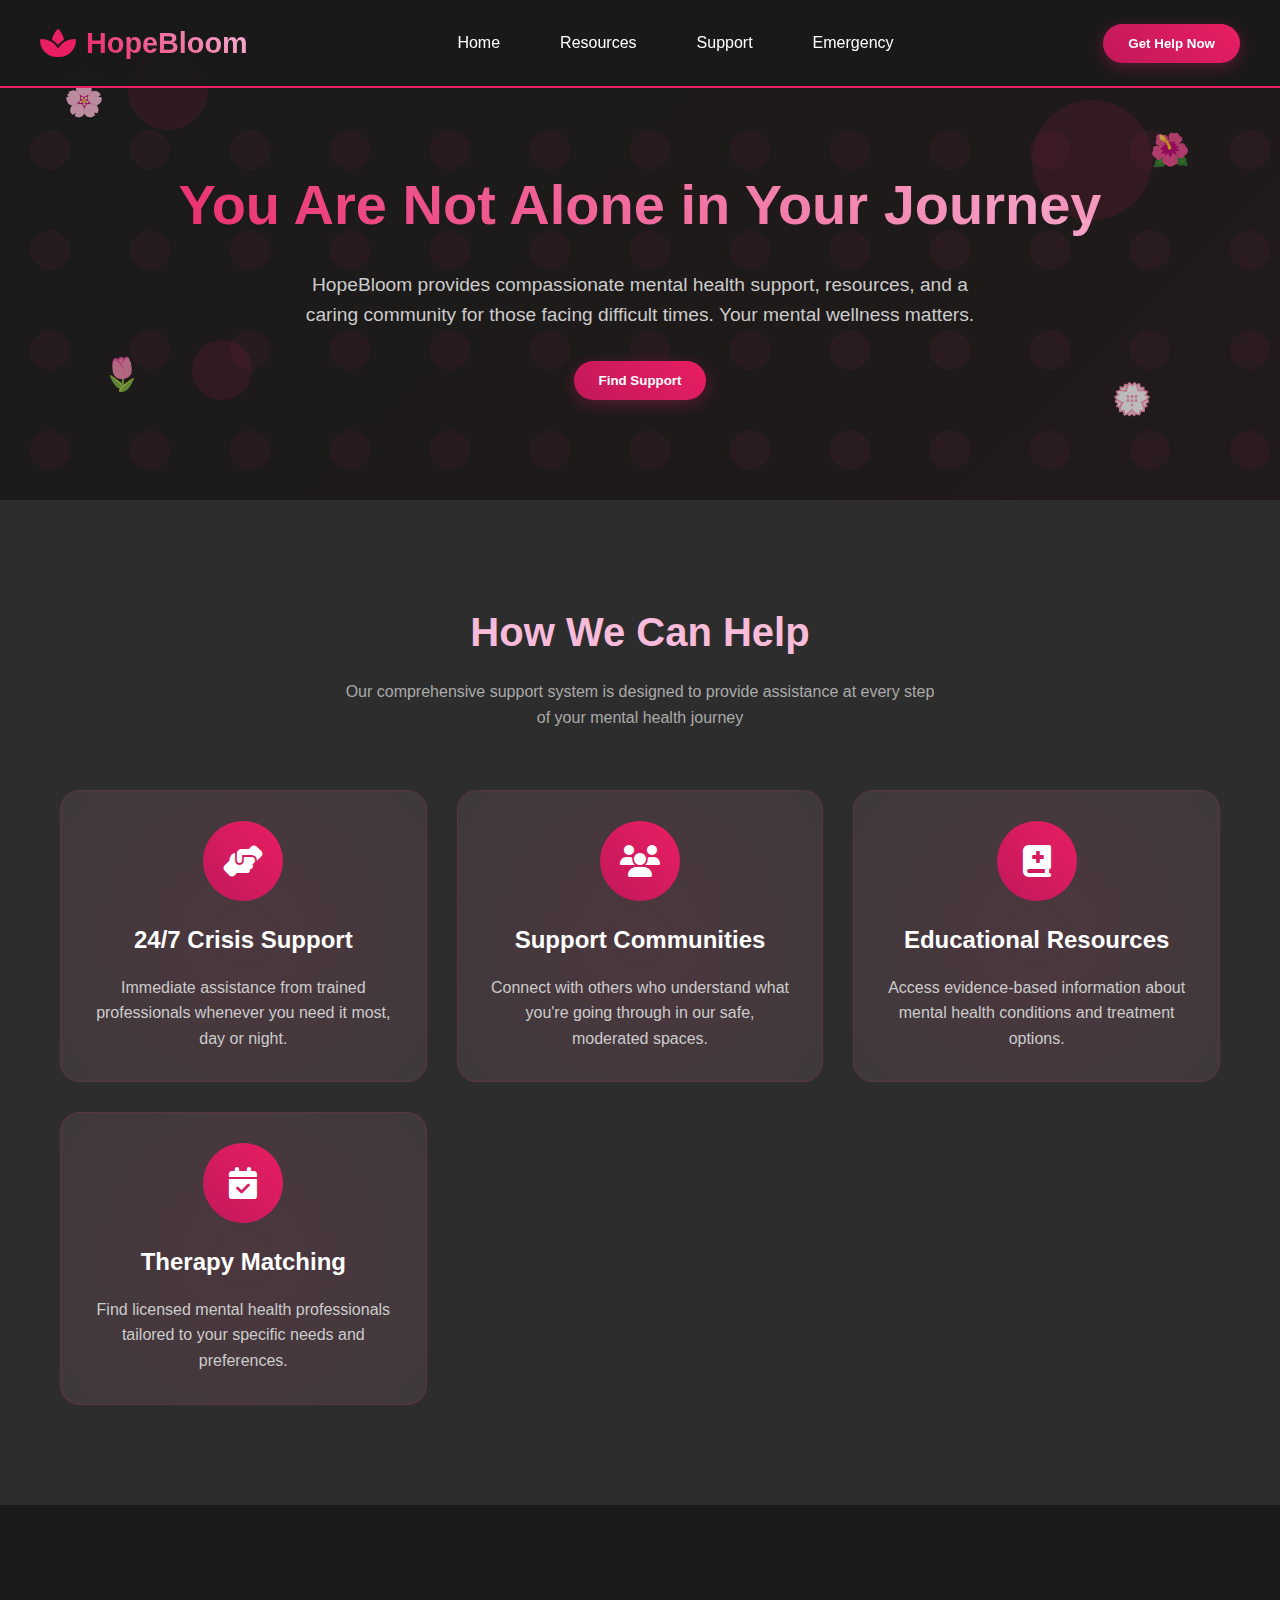
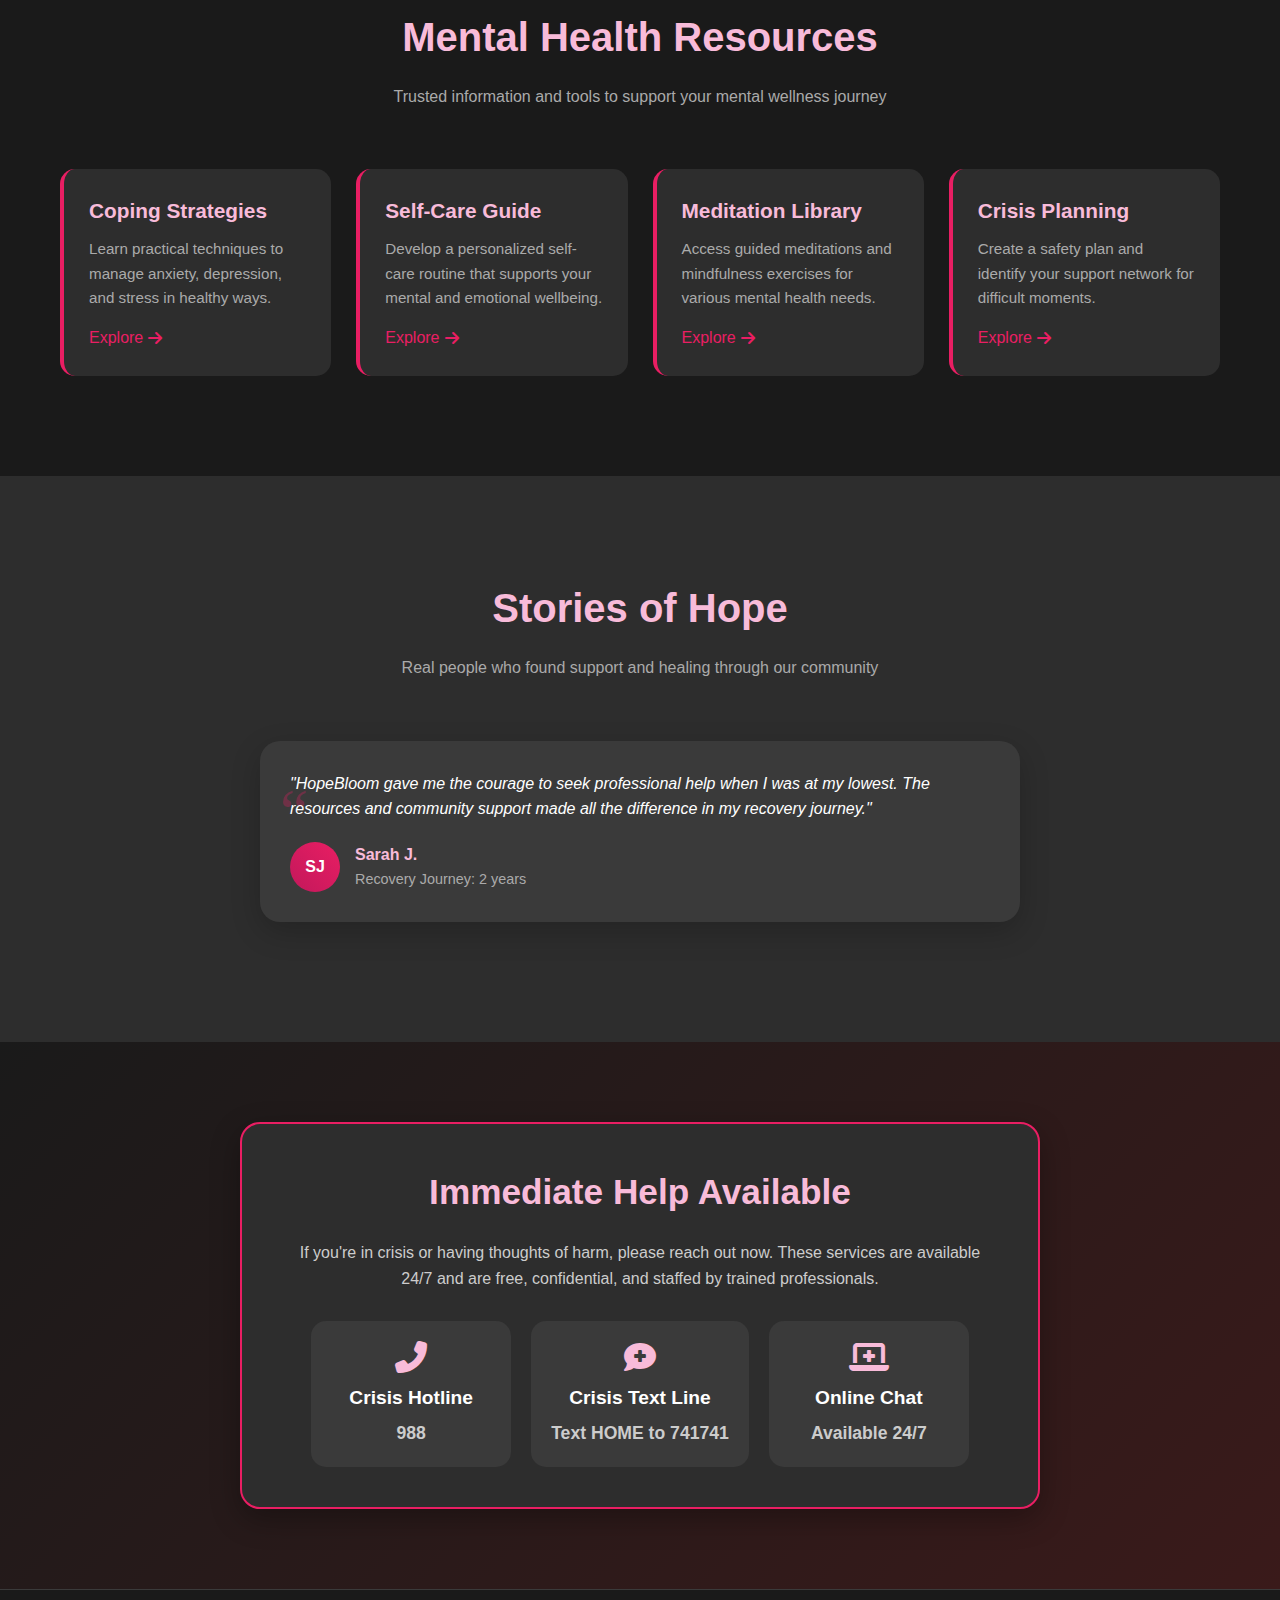
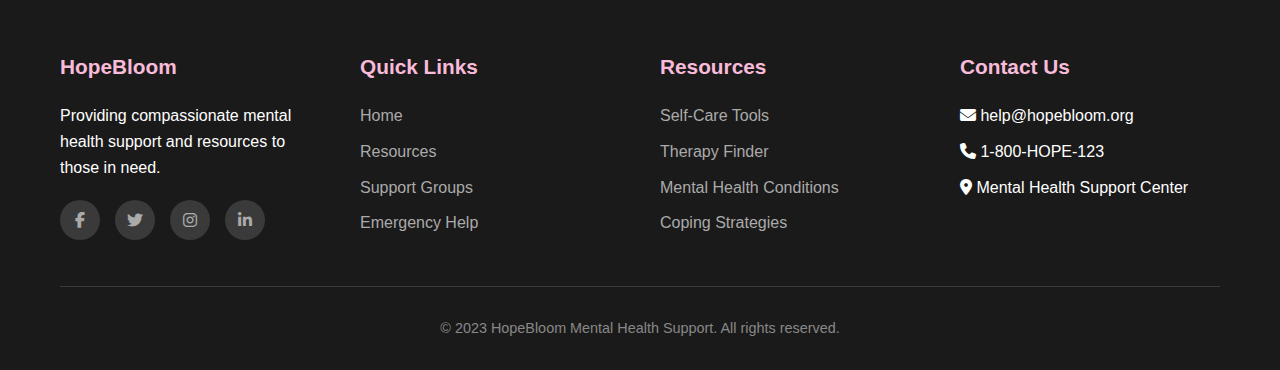
<file: html/index.html>
<!DOCTYPE html>
<html lang="en">
<head>
    <meta charset="UTF-8">
    <meta name="viewport" content="width=device-width, initial-scale=1.0">
    <title>HopeBloom - Mental Health Support</title>
    <link rel="stylesheet" href="https://cdnjs.cloudflare.com/ajax/libs/font-awesome/6.4.0/css/all.min.css">
    <link rel="stylesheet" href="../css/program.css">
</head>
<body>

    <header>
        <div class="container header-container">
            <div class="logo">
                <i class="fas fa-spa"></i>
                <h1>HopeBloom</h1>
            </div>
            <nav>
                <ul>
                    <li><a href="#home">Home</a></li>
                    <li><a href="#resources">Resources</a></li>
                    <li><a href="#support">Support</a></li>
                    <li><a href="#emergency">Emergency</a></li>
                </ul>
            </nav>
            <button class="cta-button">Get Help Now</button>
        </div>
    </header>


    <section class="hero" id="home">
        <div class="container">
            <div class="bubble"></div>
            <div class="bubble"></div>
            <div class="bubble"></div>
            
            <div class="flower flower-1">🌸</div>
            <div class="flower flower-2">🌺</div>
            <div class="flower flower-3">🌷</div>
            <div class="flower flower-4">💮</div>
            
            <h2>You Are Not Alone in Your Journey</h2>
            <p>HopeBloom provides compassionate mental health support, resources, and a caring community for those facing difficult times. Your mental wellness matters.</p>
            <button class="cta-button">Find Support</button>
        </div>
    </section>


    <section class="features" id="support">
        <div class="container">
            <div class="section-title">
                <h2>How We Can Help</h2>
                <p>Our comprehensive support system is designed to provide assistance at every step of your mental health journey</p>
            </div>
            <div class="features-grid">
                <div class="feature-card">
                    <div class="feature-icon">
                        <i class="fas fa-hands-helping"></i>
                    </div>
                    <h3>24/7 Crisis Support</h3>
                    <p>Immediate assistance from trained professionals whenever you need it most, day or night.</p>
                </div>
                <div class="feature-card">
                    <div class="feature-icon">
                        <i class="fas fa-users"></i>
                    </div>
                    <h3>Support Communities</h3>
                    <p>Connect with others who understand what you're going through in our safe, moderated spaces.</p>
                </div>
                <div class="feature-card">
                    <div class="feature-icon">
                        <i class="fas fa-book-medical"></i>
                    </div>
                    <h3>Educational Resources</h3>
                    <p>Access evidence-based information about mental health conditions and treatment options.</p>
                </div>
                <div class="feature-card">
                    <div class="feature-icon">
                        <i class="fas fa-calendar-check"></i>
                    </div>
                    <h3>Therapy Matching</h3>
                    <p>Find licensed mental health professionals tailored to your specific needs and preferences.</p>
                </div>
            </div>
        </div>
    </section>


    <section class="resources" id="resources">
        <div class="container">
            <div class="section-title">
                <h2>Mental Health Resources</h2>
                <p>Trusted information and tools to support your mental wellness journey</p>
            </div>
            <div class="resources-grid">
                <div class="resource-card">
                    <h3>Coping Strategies</h3>
                    <p>Learn practical techniques to manage anxiety, depression, and stress in healthy ways.</p>
                    <a href="#" class="resource-link">Explore <i class="fas fa-arrow-right"></i></a>
                </div>
                <div class="resource-card">
                    <h3>Self-Care Guide</h3>
                    <p>Develop a personalized self-care routine that supports your mental and emotional wellbeing.</p>
                    <a href="#" class="resource-link">Explore <i class="fas fa-arrow-right"></i></a>
                </div>
                <div class="resource-card">
                    <h3>Meditation Library</h3>
                    <p>Access guided meditations and mindfulness exercises for various mental health needs.</p>
                    <a href="#" class="resource-link">Explore <i class="fas fa-arrow-right"></i></a>
                </div>
                <div class="resource-card">
                    <h3>Crisis Planning</h3>
                    <p>Create a safety plan and identify your support network for difficult moments.</p>
                    <a href="#" class="resource-link">Explore <i class="fas fa-arrow-right"></i></a>
                </div>
            </div>
        </div>
    </section>


    <section class="testimonials">
        <div class="container">
            <div class="section-title">
                <h2>Stories of Hope</h2>
                <p>Real people who found support and healing through our community</p>
            </div>
            <div class="testimonial-container">
                <div class="testimonial-card">
                    <p class="testimonial-text">"HopeBloom gave me the courage to seek professional help when I was at my lowest. The resources and community support made all the difference in my recovery journey."</p>
                    <div class="testimonial-author">
                        <div class="author-avatar">SJ</div>
                        <div class="author-info">
                            <h4>Sarah J.</h4>
                            <p>Recovery Journey: 2 years</p>
                        </div>
                    </div>
                </div>
            </div>
        </div>
    </section>

    <section class="emergency" id="emergency">
        <div class="container">
            <div class="emergency-box">
                <h2>Immediate Help Available</h2>
                <p>If you're in crisis or having thoughts of harm, please reach out now. These services are available 24/7 and are free, confidential, and staffed by trained professionals.</p>
                <div class="emergency-contacts">
                    <div class="contact-item">
                        <i class="fas fa-phone-alt"></i>
                        <h3>Crisis Hotline</h3>
                        <p>988</p>
                    </div>
                    <div class="contact-item">
                        <i class="fas fa-comment-medical"></i>
                        <h3>Crisis Text Line</h3>
                        <p>Text HOME to 741741</p>
                    </div>
                    <div class="contact-item">
                        <i class="fas fa-laptop-medical"></i>
                        <h3>Online Chat</h3>
                        <p>Available 24/7</p>
                    </div>
                </div>
            </div>
        </div>
    </section>


    <footer>
        <div class="container">
            <div class="footer-content">
                <div class="footer-column">
                    <h3>HopeBloom</h3>
                    <p>Providing compassionate mental health support and resources to those in need.</p>
                    <div class="social-links">
                        <a href="#"><i class="fab fa-facebook-f"></i></a>
                        <a href="#"><i class="fab fa-twitter"></i></a>
                        <a href="#"><i class="fab fa-instagram"></i></a>
                        <a href="#"><i class="fab fa-linkedin-in"></i></a>
                    </div>
                </div>
                <div class="footer-column">
                    <h3>Quick Links</h3>
                    <ul>
                        <li><a href="#home">Home</a></li>
                        <li><a href="#resources">Resources</a></li>
                        <li><a href="#support">Support Groups</a></li>
                        <li><a href="#emergency">Emergency Help</a></li>
                    </ul>
                </div>
                <div class="footer-column">
                    <h3>Resources</h3>
                    <ul>
                        <li><a href="#">Self-Care Tools</a></li>
                        <li><a href="#">Therapy Finder</a></li>
                        <li><a href="#">Mental Health Conditions</a></li>
                        <li><a href="#">Coping Strategies</a></li>
                    </ul>
                </div>
                <div class="footer-column">
                    <h3>Contact Us</h3>
                    <ul>
                        <li><i class="fas fa-envelope"></i> help@hopebloom.org</li>
                        <li><i class="fas fa-phone"></i> 1-800-HOPE-123</li>
                        <li><i class="fas fa-map-marker-alt"></i> Mental Health Support Center</li>
                    </ul>
                </div>
            </div>
            <div class="copyright">
                <p>&copy; 2023 HopeBloom Mental Health Support. All rights reserved.</p>
            </div>
        </div>
    </footer>

    <script src="../js/program.js"></script>
</body>
</html>
</file>
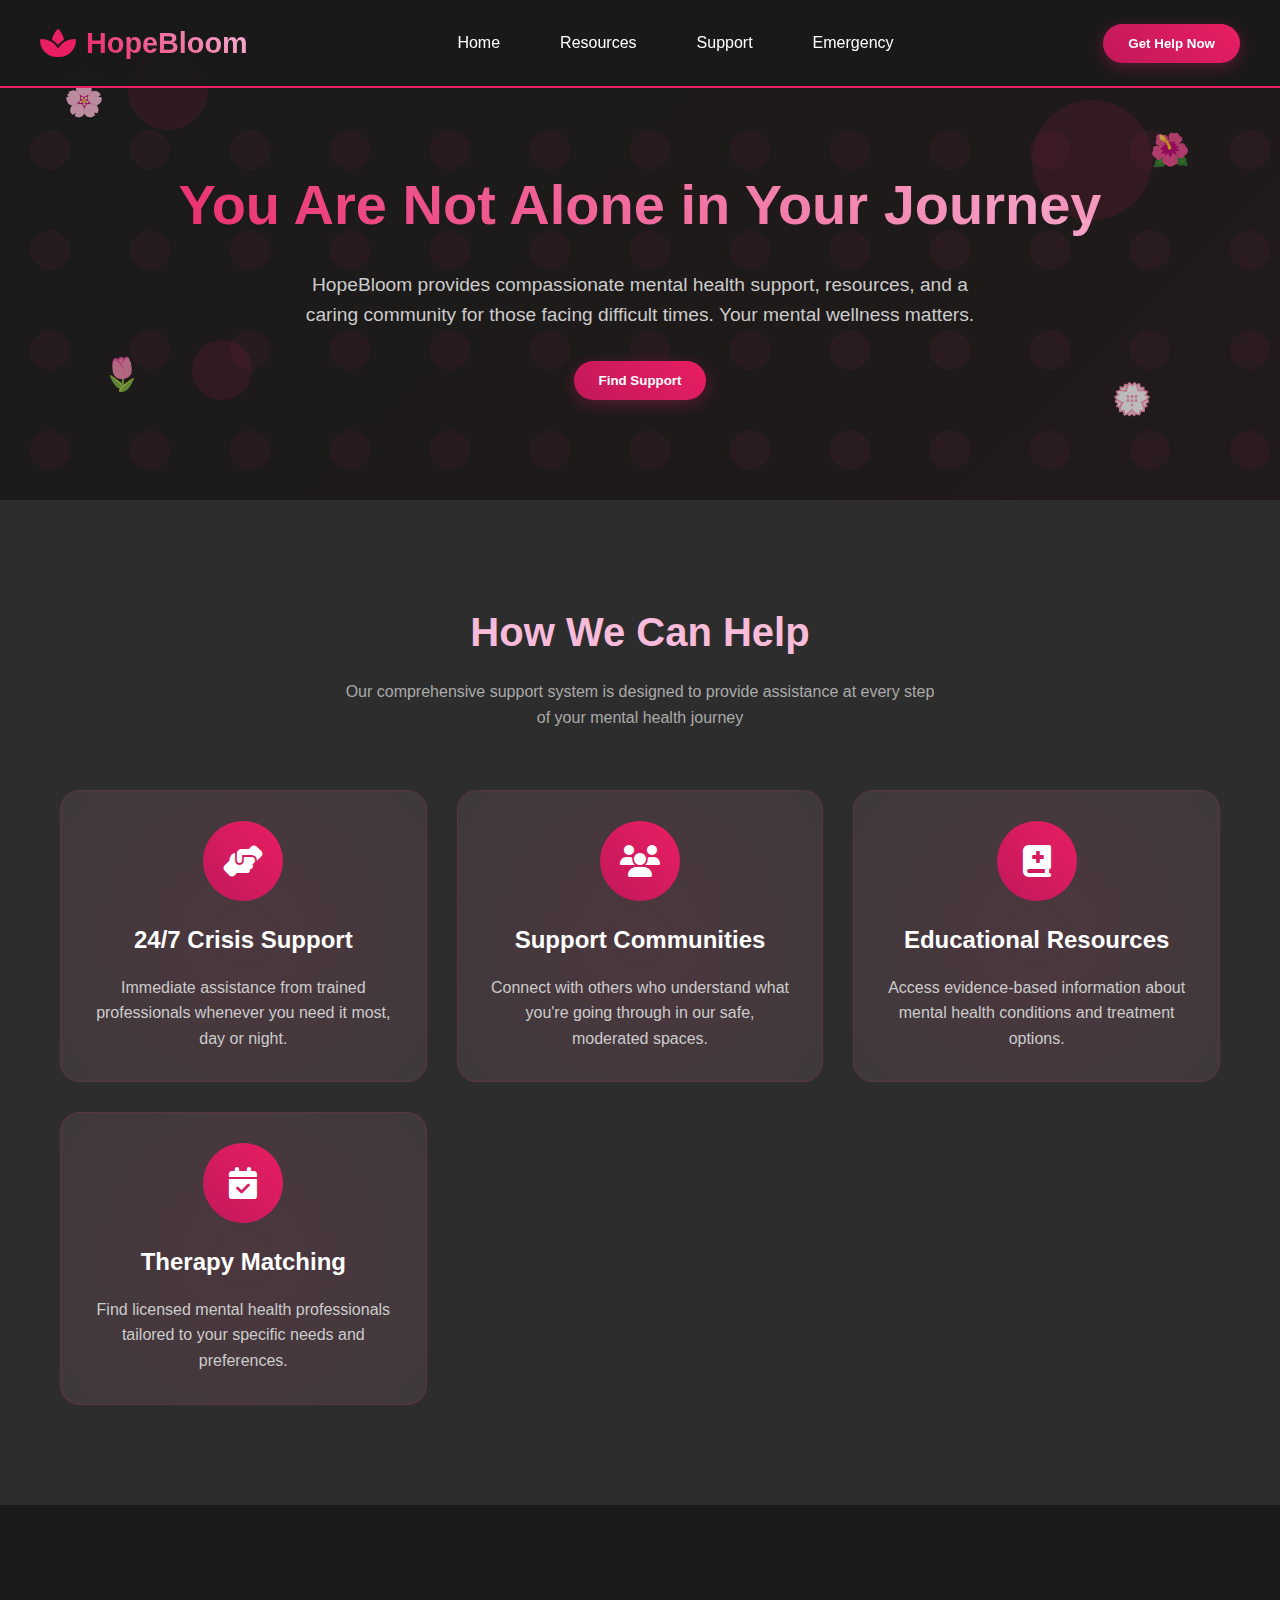
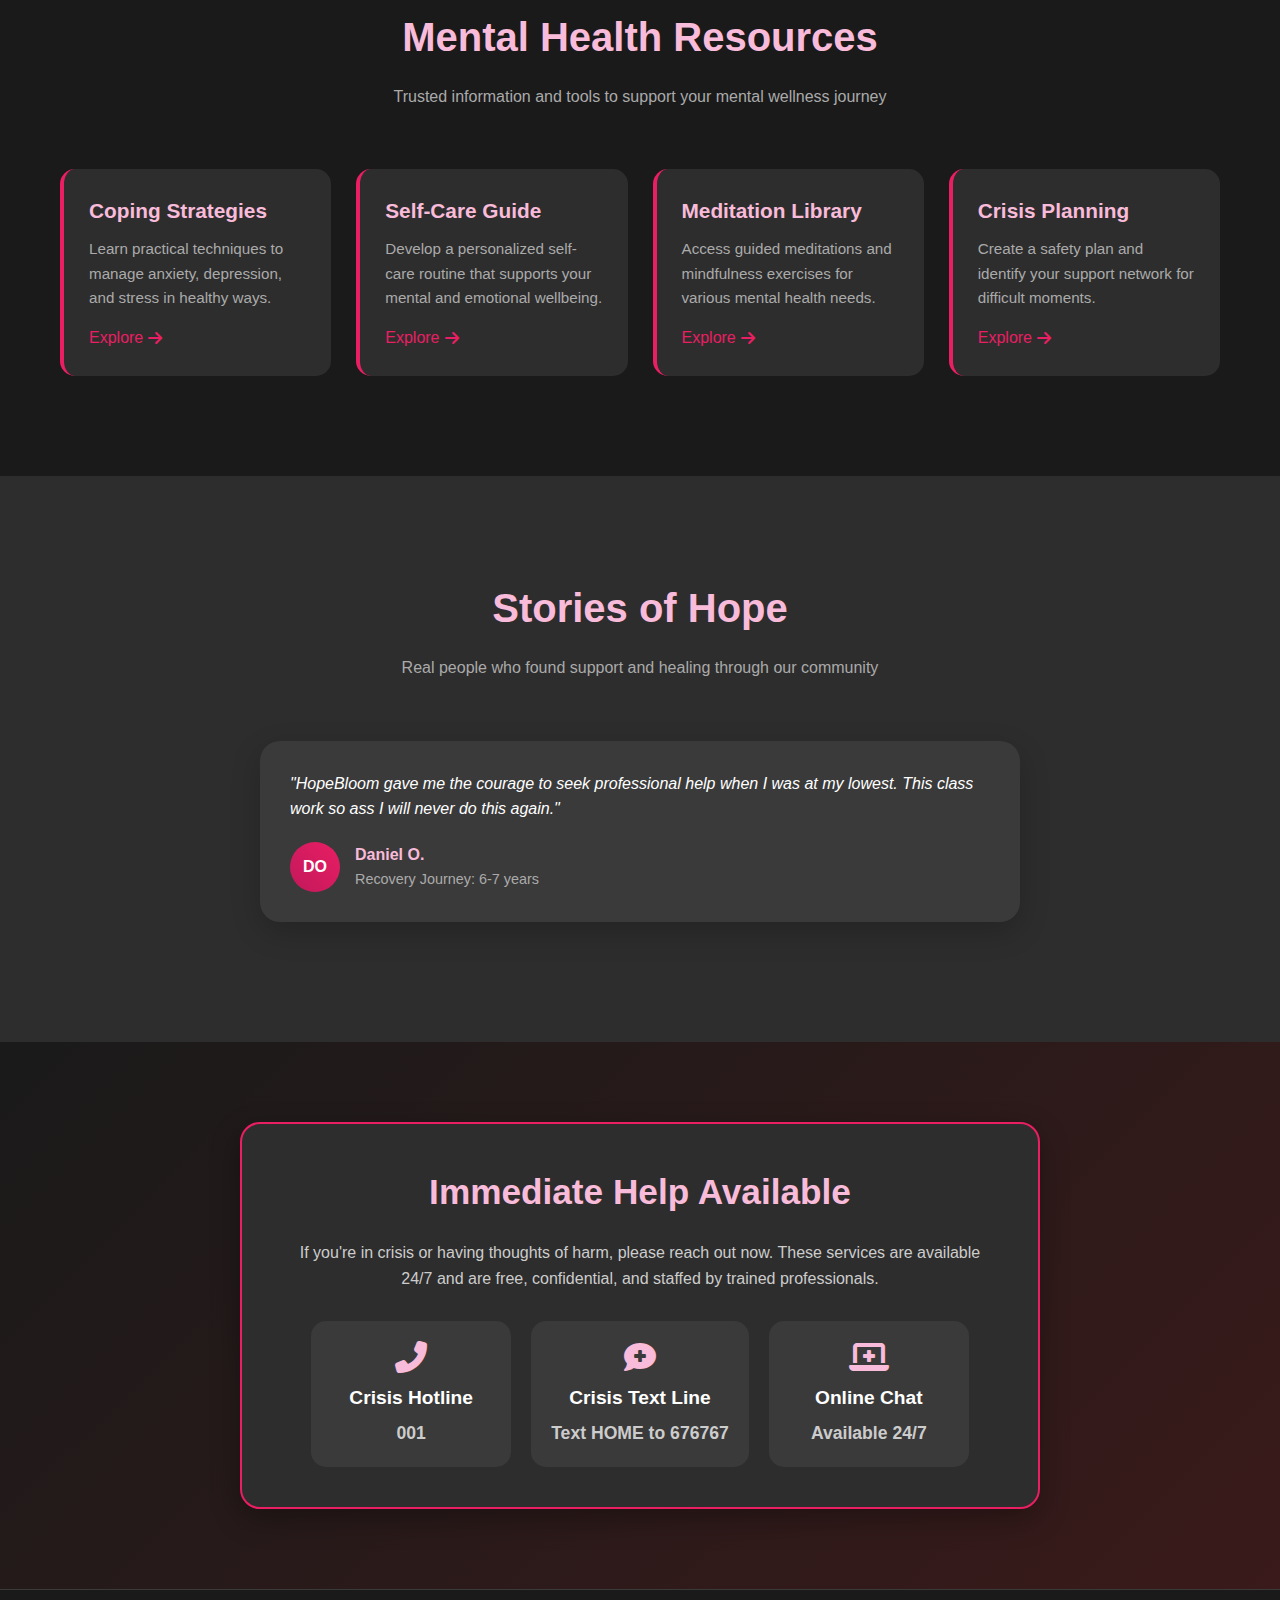
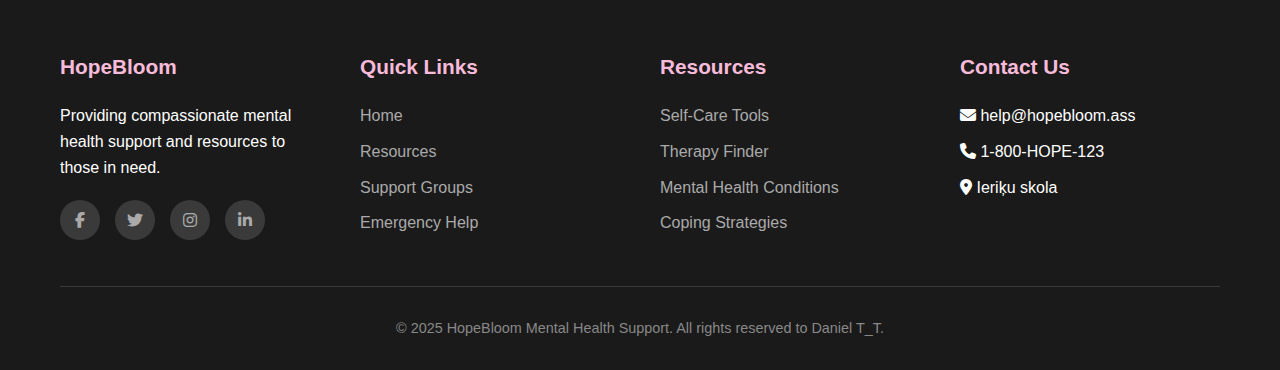
<file: viktorijasprograma.html>
<!DOCTYPE html>
<html lang="en">
<head>
    <meta charset="UTF-8">
    <meta name="viewport" content="width=device-width, initial-scale=1.0">
    <title>HopeBloom - Viktorijas programa</title>
    <link rel="stylesheet" href="https://cdnjs.cloudflare.com/ajax/libs/font-awesome/6.4.0/css/all.min.css">
    <style>
        * {
            margin: 0;
            padding: 0;
            box-sizing: border-box;
            font-family: 'Segoe UI', Tahoma, Geneva, Verdana, sans-serif;
        }

        :root {
            --gray-dark: #1a1a1a;
            --gray-medium: #2d2d2d;
            --gray-light: #3a3a3a;
            --pink-dark: #c2185b;
            --pink-medium: #e91e63;
            --pink-light: #f8bbd9;
            --white: #ffffff;
        }

        body {
            background: linear-gradient(135deg, var(--gray-dark) 0%, #2d1a1a 100%);
            color: var(--white);
            line-height: 1.6;
            overflow-x: hidden;
        }

        .container {
            width: 100%;
            max-width: 1200px;
            margin: 0 auto;
            padding: 0 20px;
        }

 
        header {
            background: rgba(26, 26, 26, 0.9);
            backdrop-filter: blur(10px);
            position: fixed;
            width: 100%;
            z-index: 1000;
            border-bottom: 2px solid var(--pink-medium);
        }

        .header-container {
            display: flex;
            justify-content: space-between;
            align-items: center;
            padding: 20px 0;
        }

        .logo {
            display: flex;
            align-items: center;
            gap: 10px;
        }

        .logo i {
            font-size: 2rem;
            color: var(--pink-medium);
        }

        .logo h1 {
            font-size: 1.8rem;
            font-weight: 700;
            background: linear-gradient(45deg, var(--pink-medium), var(--pink-light));
            -webkit-background-clip: text;
            -webkit-text-fill-color: transparent;
            background-clip: text;
        }

        nav ul {
            display: flex;
            list-style: none;
            gap: 30px;
        }

        nav a {
            color: var(--white);
            text-decoration: none;
            font-weight: 500;
            transition: all 0.3s ease;
            padding: 8px 15px;
            border-radius: 30px;
        }

        nav a:hover {
            background: var(--pink-medium);
            transform: translateY(-3px);
        }

        .cta-button {
            background: linear-gradient(45deg, var(--pink-dark), var(--pink-medium));
            color: white;
            border: none;
            padding: 12px 25px;
            border-radius: 30px;
            font-weight: 600;
            cursor: pointer;
            transition: all 0.3s ease;
            box-shadow: 0 4px 15px rgba(233, 30, 99, 0.3);
        }

        .cta-button:hover {
            transform: translateY(-3px);
            box-shadow: 0 6px 20px rgba(233, 30, 99, 0.4);
        }


        .hero {
            padding: 160px 0 100px;
            text-align: center;
            position: relative;
            overflow: hidden;
        }

        .hero::before {
            content: "";
            position: absolute;
            top: 0;
            left: 0;
            width: 100%;
            height: 100%;
            background: url('data:image/svg+xml,<svg xmlns="http://www.w3.org/2000/svg" viewBox="0 0 100 100" width="100" height="100" opacity="0.05"><path d="M30,50 C30,65 45,70 50,70 C55,70 70,65 70,50 C70,35 55,30 50,30 C45,30 30,35 30,50 Z" fill="%23e91e63"/></svg>');
            z-index: -1;
        }

        .hero h2 {
            font-size: 3.5rem;
            margin-bottom: 20px;
            background: linear-gradient(45deg, var(--pink-medium), var(--pink-light));
            -webkit-background-clip: text;
            -webkit-text-fill-color: transparent;
            background-clip: text;
        }

        .hero p {
            font-size: 1.2rem;
            max-width: 700px;
            margin: 0 auto 30px;
            color: #cccccc;
        }

        .bubble {
            position: absolute;
            border-radius: 50%;
            background: rgba(233, 30, 99, 0.1);
            animation: float 6s ease-in-out infinite;
        }

        .bubble:nth-child(1) {
            width: 80px;
            height: 80px;
            top: 10%;
            left: 10%;
            animation-delay: 0s;
        }

        .bubble:nth-child(2) {
            width: 120px;
            height: 120px;
            top: 20%;
            right: 10%;
            animation-delay: 2s;
        }

        .bubble:nth-child(3) {
            width: 60px;
            height: 60px;
            bottom: 20%;
            left: 15%;
            animation-delay: 4s;
        }

 
        .features {
            padding: 100px 0;
            background: var(--gray-medium);
        }

        .section-title {
            text-align: center;
            margin-bottom: 60px;
        }

        .section-title h2 {
            font-size: 2.5rem;
            margin-bottom: 15px;
            color: var(--pink-light);
        }

        .section-title p {
            color: #aaaaaa;
            max-width: 600px;
            margin: 0 auto;
        }

        .features-grid {
            display: grid;
            grid-template-columns: repeat(auto-fit, minmax(300px, 1fr));
            gap: 30px;
        }

        .feature-card {
            background: var(--gray-light);
            border-radius: 20px;
            padding: 30px;
            text-align: center;
            transition: all 0.3s ease;
            border: 1px solid rgba(233, 30, 99, 0.2);
            position: relative;
            overflow: hidden;
        }

        .feature-card::before {
            content: "";
            position: absolute;
            top: -50%;
            left: -50%;
            width: 200%;
            height: 200%;
            background: radial-gradient(circle, rgba(233, 30, 99, 0.1) 0%, transparent 70%);
            transform: rotate(30deg);
            z-index: 0;
        }

        .feature-card:hover {
            transform: translateY(-10px);
            box-shadow: 0 15px 30px rgba(0, 0, 0, 0.3);
        }

        .feature-icon {
            width: 80px;
            height: 80px;
            background: linear-gradient(45deg, var(--pink-dark), var(--pink-medium));
            border-radius: 50%;
            display: flex;
            align-items: center;
            justify-content: center;
            margin: 0 auto 20px;
            font-size: 2rem;
            position: relative;
            z-index: 1;
        }

        .feature-card h3 {
            font-size: 1.5rem;
            margin-bottom: 15px;
            position: relative;
            z-index: 1;
        }

        .feature-card p {
            color: #cccccc;
            position: relative;
            z-index: 1;
        }


        .resources {
            padding: 100px 0;
            background: var(--gray-dark);
        }

        .resources-grid {
            display: grid;
            grid-template-columns: repeat(auto-fit, minmax(250px, 1fr));
            gap: 25px;
        }

        .resource-card {
            background: var(--gray-medium);
            border-radius: 15px;
            padding: 25px;
            transition: all 0.3s ease;
            border-left: 4px solid var(--pink-medium);
        }

        .resource-card:hover {
            transform: translateY(-5px);
            background: var(--gray-light);
        }

        .resource-card h3 {
            font-size: 1.3rem;
            margin-bottom: 10px;
            color: var(--pink-light);
        }

        .resource-card p {
            color: #aaaaaa;
            margin-bottom: 15px;
            font-size: 0.95rem;
        }

        .resource-link {
            color: var(--pink-medium);
            text-decoration: none;
            font-weight: 500;
            display: inline-flex;
            align-items: center;
            gap: 5px;
            transition: all 0.3s ease;
        }

        .resource-link:hover {
            gap: 10px;
        }


        .testimonials {
            padding: 100px 0;
            background: var(--gray-medium);
        }

        .testimonial-container {
            max-width: 800px;
            margin: 0 auto;
            position: relative;
        }

        .testimonial-card {
            background: var(--gray-light);
            border-radius: 20px;
            padding: 30px;
            margin: 20px;
            box-shadow: 0 10px 30px rgba(0, 0, 0, 0.2);
            position: relative;
        }

        .testimonial-card::before {
            content: """
            position; absolute;
            top: 20px;
            left: 20px;
            font-size: 4rem;
            color: var(--pink-medium);
            opacity: 0.3;
            font-family: Georgia, serif;
        }

        .testimonial-text {
            font-style: italic;
            margin-bottom: 20px;
            position: relative;
            z-index: 1;
        }

        .testimonial-author {
            display: flex;
            align-items: center;
            gap: 15px;
        }

        .author-avatar {
            width: 50px;
            height: 50px;
            border-radius: 50%;
            background: linear-gradient(45deg, var(--pink-dark), var(--pink-medium));
            display: flex;
            align-items: center;
            justify-content: center;
            font-weight: bold;
        }

        .author-info h4 {
            color: var(--pink-light);
        }

        .author-info p {
            color: #aaaaaa;
            font-size: 0.9rem;
        }


        .emergency {
            padding: 80px 0;
            background: linear-gradient(135deg, var(--gray-dark) 0%, #3a1a1a 100%);
            text-align: center;
        }

        .emergency-box {
            background: var(--gray-medium);
            border-radius: 20px;
            padding: 40px;
            max-width: 800px;
            margin: 0 auto;
            border: 2px solid var(--pink-medium);
            box-shadow: 0 10px 30px rgba(0, 0, 0, 0.3);
        }

        .emergency-box h2 {
            font-size: 2.2rem;
            margin-bottom: 20px;
            color: var(--pink-light);
        }

        .emergency-box p {
            margin-bottom: 25px;
            color: #cccccc;
        }

        .emergency-contacts {
            display: flex;
            justify-content: center;
            flex-wrap: wrap;
            gap: 20px;
            margin-top: 30px;
        }

        .contact-item {
            background: var(--gray-light);
            border-radius: 15px;
            padding: 20px;
            min-width: 200px;
            transition: all 0.3s ease;
        }

        .contact-item:hover {
            background: var(--pink-medium);
            transform: scale(1.05);
        }

        .contact-item i {
            font-size: 2rem;
            margin-bottom: 10px;
            color: var(--pink-light);
        }

        .contact-item:hover i {
            color: white;
        }

        .contact-item h3 {
            font-size: 1.2rem;
            margin-bottom: 5px;
        }

        .contact-item p {
            margin: 0;
            font-size: 1.1rem;
            font-weight: bold;
        }


        footer {
            background: var(--gray-dark);
            padding: 60px 0 30px;
            border-top: 1px solid var(--gray-light);
        }

        .footer-content {
            display: grid;
            grid-template-columns: repeat(auto-fit, minmax(250px, 1fr));
            gap: 40px;
            margin-bottom: 40px;
        }

        .footer-column h3 {
            color: var(--pink-light);
            margin-bottom: 20px;
            font-size: 1.3rem;
        }

        .footer-column ul {
            list-style: none;
        }

        .footer-column ul li {
            margin-bottom: 10px;
        }

        .footer-column a {
            color: #aaaaaa;
            text-decoration: none;
            transition: all 0.3s ease;
        }

        .footer-column a:hover {
            color: var(--pink-medium);
            padding-left: 5px;
        }

        .social-links {
            display: flex;
            gap: 15px;
            margin-top: 20px;
        }

        .social-links a {
            display: flex;
            align-items: center;
            justify-content: center;
            width: 40px;
            height: 40px;
            background: var(--gray-light);
            border-radius: 50%;
            transition: all 0.3s ease;
        }

        .social-links a:hover {
            background: var(--pink-medium);
            transform: translateY(-5px);
        }

        .copyright {
            text-align: center;
            padding-top: 30px;
            border-top: 1px solid var(--gray-light);
            color: #888888;
            font-size: 0.9rem;
        }


        @keyframes float {
            0%, 100% {
                transform: translateY(0) rotate(0deg);
            }
            50% {
                transform: translateY(-20px) rotate(5deg);
            }
        }


        .flower {
            position: absolute;
            font-size: 2rem;
            opacity: 0.7;
            z-index: -1;
            animation: float 8s ease-in-out infinite;
        }

        .flower-1 {
            top: 15%;
            left: 5%;
            animation-delay: 0s;
            color: var(--pink-medium);
        }

        .flower-2 {
            top: 25%;
            right: 7%;
            animation-delay: 2s;
            color: var(--pink-light);
        }

        .flower-3 {
            bottom: 20%;
            left: 8%;
            animation-delay: 4s;
            color: var(--pink-medium);
        }

        .flower-4 {
            bottom: 15%;
            right: 10%;
            animation-delay: 6s;
            color: var(--pink-light);
        }

        @media (max-width: 768px) {
            .header-container {
                flex-direction: column;
                gap: 15px;
            }

            nav ul {
                gap: 15px;
            }

            .hero h2 {
                font-size: 2.5rem;
            }

            .features-grid, .resources-grid {
                grid-template-columns: 1fr;
            }

            .emergency-contacts {
                flex-direction: column;
                align-items: center;
            }
        }
    </style>
</head>
<body>

    <header>
        <div class="container header-container">
            <div class="logo">
                <i class="fas fa-spa"></i>
                <h1>HopeBloom</h1>
            </div>
            <nav>
                <ul>
                    <li><a href="#home">Home</a></li>
                    <li><a href="#resources">Resources</a></li>
                    <li><a href="#support">Support</a></li>
                    <li><a href="#emergency">Emergency</a></li>
                </ul>
            </nav>
            <button class="cta-button">Get Help Now</button>
        </div>
    </header>

    <!-- Hero Section -->
    <section class="hero" id="home">
        <div class="container">
            <div class="bubble"></div>
            <div class="bubble"></div>
            <div class="bubble"></div>
            
            <div class="flower flower-1">🌸</div>
            <div class="flower flower-2">🌺</div>
            <div class="flower flower-3">🌷</div>
            <div class="flower flower-4">💮</div>
            
            <h2>You Are Not Alone in Your Journey</h2>
            <p>HopeBloom provides compassionate mental health support, resources, and a caring community for those facing difficult times. Your mental wellness matters.</p>
            <button class="cta-button">Find Support</button>
        </div>
    </section>

    <!-- Features Section -->
    <section class="features" id="support">
        <div class="container">
            <div class="section-title">
                <h2>How We Can Help</h2>
                <p>Our comprehensive support system is designed to provide assistance at every step of your mental health journey</p>
            </div>
            <div class="features-grid">
                <div class="feature-card">
                    <div class="feature-icon">
                        <i class="fas fa-hands-helping"></i>
                    </div>
                    <h3>24/7 Crisis Support</h3>
                    <p>Immediate assistance from trained professionals whenever you need it most, day or night.</p>
                </div>
                <div class="feature-card">
                    <div class="feature-icon">
                        <i class="fas fa-users"></i>
                    </div>
                    <h3>Support Communities</h3>
                    <p>Connect with others who understand what you're going through in our safe, moderated spaces.</p>
                </div>
                <div class="feature-card">
                    <div class="feature-icon">
                        <i class="fas fa-book-medical"></i>
                    </div>
                    <h3>Educational Resources</h3>
                    <p>Access evidence-based information about mental health conditions and treatment options.</p>
                </div>
                <div class="feature-card">
                    <div class="feature-icon">
                        <i class="fas fa-calendar-check"></i>
                    </div>
                    <h3>Therapy Matching</h3>
                    <p>Find licensed mental health professionals tailored to your specific needs and preferences.</p>
                </div>
            </div>
        </div>
    </section>


    <section class="resources" id="resources">
        <div class="container">
            <div class="section-title">
                <h2>Mental Health Resources</h2>
                <p>Trusted information and tools to support your mental wellness journey</p>
            </div>
            <div class="resources-grid">
                <div class="resource-card">
                    <h3>Coping Strategies</h3>
                    <p>Learn practical techniques to manage anxiety, depression, and stress in healthy ways.</p>
                    <a href="#" class="resource-link">Explore <i class="fas fa-arrow-right"></i></a>
                </div>
                <div class="resource-card">
                    <h3>Self-Care Guide</h3>
                    <p>Develop a personalized self-care routine that supports your mental and emotional wellbeing.</p>
                    <a href="#" class="resource-link">Explore <i class="fas fa-arrow-right"></i></a>
                </div>
                <div class="resource-card">
                    <h3>Meditation Library</h3>
                    <p>Access guided meditations and mindfulness exercises for various mental health needs.</p>
                    <a href="#" class="resource-link">Explore <i class="fas fa-arrow-right"></i></a>
                </div>
                <div class="resource-card">
                    <h3>Crisis Planning</h3>
                    <p>Create a safety plan and identify your support network for difficult moments.</p>
                    <a href="#" class="resource-link">Explore <i class="fas fa-arrow-right"></i></a>
                </div>
            </div>
        </div>
    </section>


    <section class="testimonials">
        <div class="container">
            <div class="section-title">
                <h2>Stories of Hope</h2>
                <p>Real people who found support and healing through our community</p>
            </div>
            <div class="testimonial-container">
                <div class="testimonial-card">
                    <p class="testimonial-text">"HopeBloom gave me the courage to seek professional help when I was at my lowest. This class work so ass I will never do this again."</p>
                    <div class="testimonial-author">
                        <div class="author-avatar">DO</div>
                        <div class="author-info">
                            <h4>Daniel O.</h4>
                            <p>Recovery Journey: 6-7 years</p>
                        </div>
                    </div>
                </div>
            </div>
        </div>
    </section>


    <section class="emergency" id="emergency">
        <div class="container">
            <div class="emergency-box">
                <h2>Immediate Help Available</h2>
                <p>If you're in crisis or having thoughts of harm, please reach out now. These services are available 24/7 and are free, confidential, and staffed by trained professionals.</p>
                <div class="emergency-contacts">
                    <div class="contact-item">
                        <i class="fas fa-phone-alt"></i>
                        <h3>Crisis Hotline</h3>
                        <p>001</p>
                    </div>
                    <div class="contact-item">
                        <i class="fas fa-comment-medical"></i>
                        <h3>Crisis Text Line</h3>
                        <p>Text HOME to 676767</p>
                    </div>
                    <div class="contact-item">
                        <i class="fas fa-laptop-medical"></i>
                        <h3>Online Chat</h3>
                        <p>Available 24/7</p>
                    </div>
                </div>
            </div>
        </div>
    </section>


    <footer>
        <div class="container">
            <div class="footer-content">
                <div class="footer-column">
                    <h3>HopeBloom</h3>
                    <p>Providing compassionate mental health support and resources to those in need.</p>
                    <div class="social-links">
                        <a href="#"><i class="fab fa-facebook-f"></i></a>
                        <a href="#"><i class="fab fa-twitter"></i></a>
                        <a href="#"><i class="fab fa-instagram"></i></a>
                        <a href="#"><i class="fab fa-linkedin-in"></i></a>
                    </div>
                </div>
                <div class="footer-column">
                    <h3>Quick Links</h3>
                    <ul>
                        <li><a href="#home">Home</a></li>
                        <li><a href="#resources">Resources</a></li>
                        <li><a href="#support">Support Groups</a></li>
                        <li><a href="#emergency">Emergency Help</a></li>
                    </ul>
                </div>
                <div class="footer-column">
                    <h3>Resources</h3>
                    <ul>
                        <li><a href="#">Self-Care Tools</a></li>
                        <li><a href="#">Therapy Finder</a></li>
                        <li><a href="#">Mental Health Conditions</a></li>
                        <li><a href="#">Coping Strategies</a></li>
                    </ul>
                </div>
                <div class="footer-column">
                    <h3>Contact Us</h3>
                    <ul>
                        <li><i class="fas fa-envelope"></i> help@hopebloom.ass</li>
                        <li><i class="fas fa-phone"></i> 1-800-HOPE-123</li>
                        <li><i class="fas fa-map-marker-alt"></i> Ieriķu skola</li>
                    </ul>
                </div>
            </div>
            <div class="copyright">
                <p>&copy; 2025 HopeBloom Mental Health Support. All rights reserved to Daniel T_T.</p>
            </div>
        </div>
    </footer>

    <script>
        // Simple interactive elements
        document.addEventListener('DOMContentLoaded', function() {
            // Smooth scrolling for navigation links
            document.querySelectorAll('nav a').forEach(anchor => {
                anchor.addEventListener('click', function(e) {
                    e.preventDefault();
                    const targetId = this.getAttribute('href');
                    const targetElement = document.querySelector(targetId);
                    
                    window.scrollTo({
                        top: targetElement.offsetTop - 80,
                        behavior: 'smooth'
                    });
                });
            });
            
            // CTA button interactions
            document.querySelectorAll('.cta-button').forEach(button => {
                button.addEventListener('click', function() {
                    alert('Thank you for reaching out. You will be connected with support resources shortly.');
                });
            });
            
            // Add floating animation to feature cards on scroll
            const observerOptions = {
                threshold: 0.1,
                rootMargin: '0px 0px -50px 0px'
            };
            
            const observer = new IntersectionObserver(function(entries) {
                entries.forEach(entry => {
                    if (entry.isIntersecting) {
                        entry.target.style.animation = 'float 6s ease-in-out infinite';
                        entry.target.style.animationDelay = Math.random() * 2 + 's';
                    }
                });
            }, observerOptions);
            
            document.querySelectorAll('.feature-card').forEach(card => {
                observer.observe(card);
            });
        });
    </script>
</body>
</html>
</file>
<file: css/program.css>
* {
    margin: 0;
    padding: 0;
    box-sizing: border-box;
    font-family: 'Segoe UI', Tahoma, Geneva, Verdana, sans-serif;
}

:root {
    --gray-dark: #1a1a1a;
    --gray-medium: #2d2d2d;
    --gray-light: #3a3a3a;
    --pink-dark: #c2185b;
    --pink-medium: #e91e63;
    --pink-light: #f8bbd9;
    --white: #ffffff;
}

body {
    background: linear-gradient(135deg, var(--gray-dark) 0%, #2d1a1a 100%);
    color: var(--white);
    line-height: 1.6;
    overflow-x: hidden;
}

.container {
    width: 100%;
    max-width: 1200px;
    margin: 0 auto;
    padding: 0 20px;
}

/* Header Styles */
header {
    background: rgba(26, 26, 26, 0.9);
    backdrop-filter: blur(10px);
    position: fixed;
    width: 100%;
    z-index: 1000;
    border-bottom: 2px solid var(--pink-medium);
}

.header-container {
    display: flex;
    justify-content: space-between;
    align-items: center;
    padding: 20px 0;
}

.logo {
    display: flex;
    align-items: center;
    gap: 10px;
}

.logo i {
    font-size: 2rem;
    color: var(--pink-medium);
}

.logo h1 {
    font-size: 1.8rem;
    font-weight: 700;
    background: linear-gradient(45deg, var(--pink-medium), var(--pink-light));
    -webkit-background-clip: text;
    -webkit-text-fill-color: transparent;
    background-clip: text;
}

nav ul {
    display: flex;
    list-style: none;
    gap: 30px;
}

nav a {
    color: var(--white);
    text-decoration: none;
    font-weight: 500;
    transition: all 0.3s ease;
    padding: 8px 15px;
    border-radius: 30px;
}

nav a:hover {
    background: var(--pink-medium);
    transform: translateY(-3px);
}

.cta-button {
    background: linear-gradient(45deg, var(--pink-dark), var(--pink-medium));
    color: white;
    border: none;
    padding: 12px 25px;
    border-radius: 30px;
    font-weight: 600;
    cursor: pointer;
    transition: all 0.3s ease;
    box-shadow: 0 4px 15px rgba(233, 30, 99, 0.3);
}

.cta-button:hover {
    transform: translateY(-3px);
    box-shadow: 0 6px 20px rgba(233, 30, 99, 0.4);
}

/* Hero Section */
.hero {
    padding: 160px 0 100px;
    text-align: center;
    position: relative;
    overflow: hidden;
}

.hero::before {
    content: "";
    position: absolute;
    top: 0;
    left: 0;
    width: 100%;
    height: 100%;
    background: url('data:image/svg+xml,<svg xmlns="http://www.w3.org/2000/svg" viewBox="0 0 100 100" width="100" height="100" opacity="0.05"><path d="M30,50 C30,65 45,70 50,70 C55,70 70,65 70,50 C70,35 55,30 50,30 C45,30 30,35 30,50 Z" fill="%23e91e63"/></svg>');
    z-index: -1;
}

.hero h2 {
    font-size: 3.5rem;
    margin-bottom: 20px;
    background: linear-gradient(45deg, var(--pink-medium), var(--pink-light));
    -webkit-background-clip: text;
    -webkit-text-fill-color: transparent;
    background-clip: text;
}

.hero p {
    font-size: 1.2rem;
    max-width: 700px;
    margin: 0 auto 30px;
    color: #cccccc;
}

.bubble {
    position: absolute;
    border-radius: 50%;
    background: rgba(233, 30, 99, 0.1);
    animation: float 6s ease-in-out infinite;
}

.bubble:nth-child(1) {
    width: 80px;
    height: 80px;
    top: 10%;
    left: 10%;
    animation-delay: 0s;
}

.bubble:nth-child(2) {
    width: 120px;
    height: 120px;
    top: 20%;
    right: 10%;
    animation-delay: 2s;
}

.bubble:nth-child(3) {
    width: 60px;
    height: 60px;
    bottom: 20%;
    left: 15%;
    animation-delay: 4s;
}

/* Features Section */
.features {
    padding: 100px 0;
    background: var(--gray-medium);
}

.section-title {
    text-align: center;
    margin-bottom: 60px;
}

.section-title h2 {
    font-size: 2.5rem;
    margin-bottom: 15px;
    color: var(--pink-light);
}

.section-title p {
    color: #aaaaaa;
    max-width: 600px;
    margin: 0 auto;
}

.features-grid {
    display: grid;
    grid-template-columns: repeat(auto-fit, minmax(300px, 1fr));
    gap: 30px;
}

.feature-card {
    background: var(--gray-light);
    border-radius: 20px;
    padding: 30px;
    text-align: center;
    transition: all 0.3s ease;
    border: 1px solid rgba(233, 30, 99, 0.2);
    position: relative;
    overflow: hidden;
}

.feature-card::before {
    content: "";
    position: absolute;
    top: -50%;
    left: -50%;
    width: 200%;
    height: 200%;
    background: radial-gradient(circle, rgba(233, 30, 99, 0.1) 0%, transparent 70%);
    transform: rotate(30deg);
    z-index: 0;
}

.feature-card:hover {
    transform: translateY(-10px);
    box-shadow: 0 15px 30px rgba(0, 0, 0, 0.3);
}

.feature-icon {
    width: 80px;
    height: 80px;
    background: linear-gradient(45deg, var(--pink-dark), var(--pink-medium));
    border-radius: 50%;
    display: flex;
    align-items: center;
    justify-content: center;
    margin: 0 auto 20px;
    font-size: 2rem;
    position: relative;
    z-index: 1;
}

.feature-card h3 {
    font-size: 1.5rem;
    margin-bottom: 15px;
    position: relative;
    z-index: 1;
}

.feature-card p {
    color: #cccccc;
    position: relative;
    z-index: 1;
}

/* Resources Section */
.resources {
    padding: 100px 0;
    background: var(--gray-dark);
}

.resources-grid {
    display: grid;
    grid-template-columns: repeat(auto-fit, minmax(250px, 1fr));
    gap: 25px;
}

.resource-card {
    background: var(--gray-medium);
    border-radius: 15px;
    padding: 25px;
    transition: all 0.3s ease;
    border-left: 4px solid var(--pink-medium);
}

.resource-card:hover {
    transform: translateY(-5px);
    background: var(--gray-light);
}

.resource-card h3 {
    font-size: 1.3rem;
    margin-bottom: 10px;
    color: var(--pink-light);
}

.resource-card p {
    color: #aaaaaa;
    margin-bottom: 15px;
    font-size: 0.95rem;
}

.resource-link {
    color: var(--pink-medium);
    text-decoration: none;
    font-weight: 500;
    display: inline-flex;
    align-items: center;
    gap: 5px;
    transition: all 0.3s ease;
}

.resource-link:hover {
    gap: 10px;
}

/* Testimonials */
.testimonials {
    padding: 100px 0;
    background: var(--gray-medium);
}

.testimonial-container {
    max-width: 800px;
    margin: 0 auto;
    position: relative;
}

.testimonial-card {
    background: var(--gray-light);
    border-radius: 20px;
    padding: 30px;
    margin: 20px;
    box-shadow: 0 10px 30px rgba(0, 0, 0, 0.2);
    position: relative;
}

.testimonial-card::before {
    content: "“";
    position: absolute;
    top: 20px;
    left: 20px;
    font-size: 4rem;
    color: var(--pink-medium);
    opacity: 0.3;
    font-family: Georgia, serif;
}

.testimonial-text {
    font-style: italic;
    margin-bottom: 20px;
    position: relative;
    z-index: 1;
}

.testimonial-author {
    display: flex;
    align-items: center;
    gap: 15px;
}

.author-avatar {
    width: 50px;
    height: 50px;
    border-radius: 50%;
    background: linear-gradient(45deg, var(--pink-dark), var(--pink-medium));
    display: flex;
    align-items: center;
    justify-content: center;
    font-weight: bold;
}

.author-info h4 {
    color: var(--pink-light);
}

.author-info p {
    color: #aaaaaa;
    font-size: 0.9rem;
}

/* Emergency Section */
.emergency {
    padding: 80px 0;
    background: linear-gradient(135deg, var(--gray-dark) 0%, #3a1a1a 100%);
    text-align: center;
}

.emergency-box {
    background: var(--gray-medium);
    border-radius: 20px;
    padding: 40px;
    max-width: 800px;
    margin: 0 auto;
    border: 2px solid var(--pink-medium);
    box-shadow: 0 10px 30px rgba(0, 0, 0, 0.3);
}

.emergency-box h2 {
    font-size: 2.2rem;
    margin-bottom: 20px;
    color: var(--pink-light);
}

.emergency-box p {
    margin-bottom: 25px;
    color: #cccccc;
}

.emergency-contacts {
    display: flex;
    justify-content: center;
    flex-wrap: wrap;
    gap: 20px;
    margin-top: 30px;
}

.contact-item {
    background: var(--gray-light);
    border-radius: 15px;
    padding: 20px;
    min-width: 200px;
    transition: all 0.3s ease;
}

.contact-item:hover {
    background: var(--pink-medium);
    transform: scale(1.05);
}

.contact-item i {
    font-size: 2rem;
    margin-bottom: 10px;
    color: var(--pink-light);
}

.contact-item:hover i {
    color: white;
}

.contact-item h3 {
    font-size: 1.2rem;
    margin-bottom: 5px;
}

.contact-item p {
    margin: 0;
    font-size: 1.1rem;
    font-weight: bold;
}

/* Footer */
footer {
    background: var(--gray-dark);
    padding: 60px 0 30px;
    border-top: 1px solid var(--gray-light);
}

.footer-content {
    display: grid;
    grid-template-columns: repeat(auto-fit, minmax(250px, 1fr));
    gap: 40px;
    margin-bottom: 40px;
}

.footer-column h3 {
    color: var(--pink-light);
    margin-bottom: 20px;
    font-size: 1.3rem;
}

.footer-column ul {
    list-style: none;
}

.footer-column ul li {
    margin-bottom: 10px;
}

.footer-column a {
    color: #aaaaaa;
    text-decoration: none;
    transition: all 0.3s ease;
}

.footer-column a:hover {
    color: var(--pink-medium);
    padding-left: 5px;
}

.social-links {
    display: flex;
    gap: 15px;
    margin-top: 20px;
}

.social-links a {
    display: flex;
    align-items: center;
    justify-content: center;
    width: 40px;
    height: 40px;
    background: var(--gray-light);
    border-radius: 50%;
    transition: all 0.3s ease;
}

.social-links a:hover {
    background: var(--pink-medium);
    transform: translateY(-5px);
}

.copyright {
    text-align: center;
    padding-top: 30px;
    border-top: 1px solid var(--gray-light);
    color: #888888;
    font-size: 0.9rem;
}

/* Animations */
@keyframes float {
    0%, 100% {
        transform: translateY(0) rotate(0deg);
    }
    50% {
        transform: translateY(-20px) rotate(5deg);
    }
}

/* Flower decorations */
.flower {
    position: absolute;
    font-size: 2rem;
    opacity: 0.7;
    z-index: -1;
    animation: float 8s ease-in-out infinite;
}

.flower-1 {
    top: 15%;
    left: 5%;
    animation-delay: 0s;
    color: var(--pink-medium);
}

.flower-2 {
    top: 25%;
    right: 7%;
    animation-delay: 2s;
    color: var(--pink-light);
}

.flower-3 {
    bottom: 20%;
    left: 8%;
    animation-delay: 4s;
    color: var(--pink-medium);
}

.flower-4 {
    bottom: 15%;
    right: 10%;
    animation-delay: 6s;
    color: var(--pink-light);
}

/* Responsive Design */
@media (max-width: 768px) {
    .header-container {
        flex-direction: column;
        gap: 15px;
    }

    nav ul {
        gap: 15px;
    }

    .hero h2 {
        font-size: 2.5rem;
    }

    .features-grid, .resources-grid {
        grid-template-columns: 1fr;
    }

    .emergency-contacts {
        flex-direction: column;
        align-items: center;
    }
}
</file>
